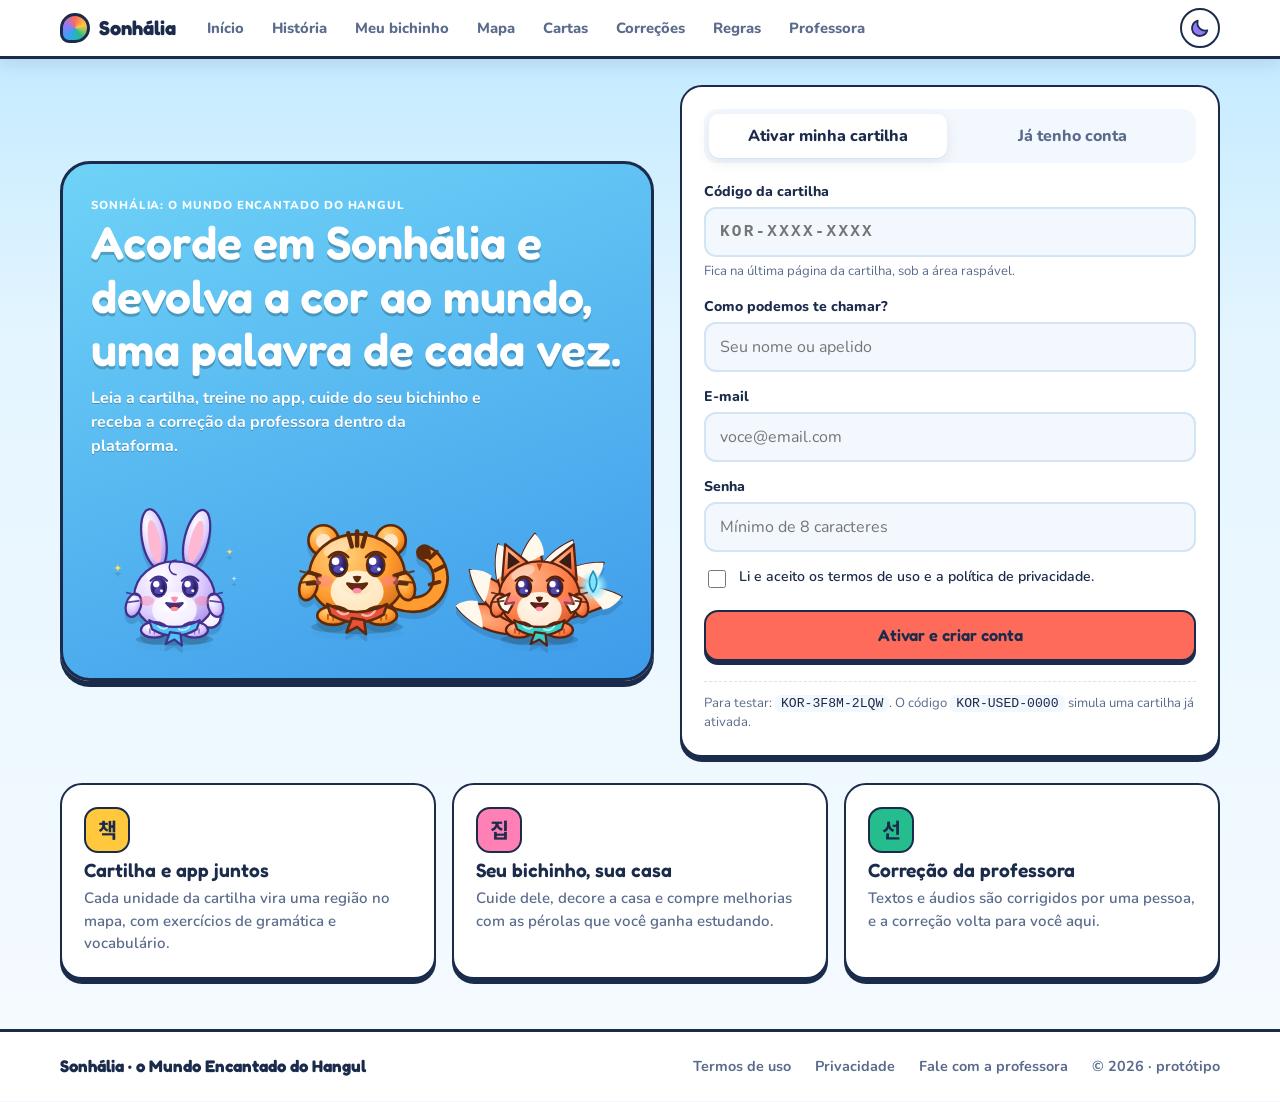
<file: index.html>
<!doctype html>
<html lang="pt-BR">
  <head>
    <meta charset="utf-8" />
    <meta name="viewport" content="width=device-width, initial-scale=1, viewport-fit=cover" />
    <title>Sonhália</title>
    <meta
      name="description"
      content="Sonhália: o Mundo Encantado do Hangul. Cartilha de coreano com app de aprendizado."
    />
    <link rel="preconnect" href="https://fonts.googleapis.com" />
    <link rel="preconnect" href="https://fonts.gstatic.com" crossorigin />
    <link
      href="https://fonts.googleapis.com/css2?family=Fredoka:wght@500;600;700&family=Nunito:wght@400;600;700;800&family=Noto+Sans+KR:wght@500;700&display=swap"
      rel="stylesheet"
    />
    <link rel="stylesheet" href="css/main.css" />
  </head>
  <body>
    <header class="site">
      <div class="hwrap">
        <button class="brand" data-go="home" type="button" aria-label="Início">
          <i></i>Sonhália
        </button>
        <nav aria-label="Principal">
          <button data-go="home" type="button">Início</button>
          <button data-go="story" type="button">História</button>
          <button data-go="pet" type="button">Meu bichinho</button>
          <button data-go="map" type="button">Mapa</button>
          <button data-go="cards" type="button">Cartas</button>
          <button data-go="corr" type="button">
            Correções<span class="dot" id="cbadge" hidden>0</span>
          </button>
          <button data-go="rules" type="button">Regras</button>
          <button data-go="tch" type="button">Professora</button>
        </nav>
        <div class="hr">
          <div class="coins" id="coinbox" title="Pérolas" hidden>
            <svg width="26" height="26" viewBox="-12 -12 24 24" aria-hidden="true">
              <circle r="10" fill="#fff" stroke="#1B2B4B" stroke-width="2.5" />
              <circle cx="-3" cy="-3" r="3" fill="#BFEAFF" /></svg
            ><span id="coins">0</span>
          </div>
          <button
            class="iconbtn"
            id="theme"
            type="button"
            aria-label="Alternar tema claro e escuro"
            title="Tema claro/escuro"
          ></button>
          <div class="avatar" id="av" hidden>J</div>
        </div>
      </div>
    </header>

    <main class="wrap">
      <!-- ============ INÍCIO ============ -->
      <section id="v-home" class="home">
        <div class="hero">
          <div class="hbig">
            <span class="tag" style="color: #fff">Sonhália: o Mundo Encantado do Hangul</span>
            <h1>Acorde em Sonhália e devolva a cor ao mundo, uma palavra de cada vez.</h1>
            <p>
              Leia a cartilha, treine no app, cuide do seu bichinho e receba a correção da
              professora dentro da plataforma.
            </p>
            <div class="hpets" id="hpets"></div>
          </div>
          <div class="card">
            <div class="mode" role="tablist" aria-label="Como entrar">
              <button type="button" role="tab" id="m-act" aria-selected="true">
                Ativar minha cartilha
              </button>
              <button type="button" role="tab" id="m-in" aria-selected="false">
                Já tenho conta
              </button>
            </div>
            <form id="f-act" novalidate>
              <div>
                <label for="code">Código da cartilha</label>
                <input
                  class="code"
                  id="code"
                  type="text"
                  autocomplete="off"
                  maxlength="13"
                  placeholder="KOR-XXXX-XXXX"
                  aria-describedby="code-h"
                />
                <p class="hint" id="code-h">
                  Fica na última página da cartilha, sob a área raspável.
                </p>
              </div>
              <div>
                <label for="nm">Como podemos te chamar?</label
                ><input
                  id="nm"
                  type="text"
                  autocomplete="given-name"
                  placeholder="Seu nome ou apelido"
                />
              </div>
              <div>
                <label for="em">E-mail</label
                ><input id="em" type="email" autocomplete="email" placeholder="voce@email.com" />
              </div>
              <div>
                <label for="pw">Senha</label
                ><input
                  id="pw"
                  type="password"
                  autocomplete="new-password"
                  placeholder="Mínimo de 8 caracteres"
                />
              </div>
              <label class="chk" for="tm"
                ><input type="checkbox" id="tm" /><span
                  >Li e aceito os termos de uso e a política de privacidade.</span
                ></label
              >
              <div class="msg" id="act-msg" role="alert"></div>
              <button class="btn" type="submit">Ativar e criar conta</button>
              <div class="demo">
                Para testar: <code>KOR-3F8M-2LQW</code>. O código <code>KOR-USED-0000</code> simula
                uma cartilha já ativada.
              </div>
            </form>
            <form id="f-in" novalidate hidden>
              <div>
                <label for="em2">E-mail</label
                ><input id="em2" type="email" autocomplete="email" placeholder="voce@email.com" />
              </div>
              <div>
                <label for="pw2">Senha</label
                ><input
                  id="pw2"
                  type="password"
                  autocomplete="current-password"
                  placeholder="Sua senha"
                />
              </div>
              <div class="msg" id="in-msg" role="alert"></div>
              <button class="btn" type="submit">Entrar</button>
              <button class="link" type="button" id="forgot" style="align-self: flex-start">
                Esqueci minha senha
              </button>
              <div class="demo">Protótipo: qualquer e-mail e senha entram direto.</div>
            </form>
          </div>
        </div>
        <div class="feats">
          <div class="card feat">
            <div class="fi" style="background: var(--sun)">책</div>
            <h3>Cartilha e app juntos</h3>
            <p>
              Cada unidade da cartilha vira uma região no mapa, com exercícios de gramática e
              vocabulário.
            </p>
          </div>
          <div class="card feat">
            <div class="fi" style="background: var(--pink)">집</div>
            <h3>Seu bichinho, sua casa</h3>
            <p>
              Cuide dele, decore a casa e compre melhorias com as pérolas que você ganha estudando.
            </p>
          </div>
          <div class="card feat">
            <div class="fi" style="background: var(--jade)">선</div>
            <h3>Correção da professora</h3>
            <p>Textos e áudios são corrigidos por uma pessoa, e a correção volta para você aqui.</p>
          </div>
        </div>
      </section>

      <!-- ============ CARTAS ============ -->
      <section id="v-cards" class="cardsv" hidden>
        <div class="crumbs">
          <h1>Cartas de palavras</h1>
          <span class="tag">Mapa de palavras, flashcards e material impresso</span>
        </div>
        <div class="ktabs" role="tablist" aria-label="Seções das cartas">
          <button role="tab" id="kt-map" aria-selected="true" type="button">
            Mapa de palavras
          </button>
          <button role="tab" id="kt-study" aria-selected="false" type="button">Flashcards</button>
          <button role="tab" id="kt-print" aria-selected="false" type="button">
            Material impresso
          </button>
        </div>

        <div id="kv-map" class="kgrid">
          <div id="k-list"></div>
          <aside class="kpanel" id="k-panel" aria-live="polite"></aside>
        </div>

        <div id="kv-study" hidden>
          <p class="sub2">
            Estude as palavras que você já coletou. Escolha uma unidade e, se quiser, um tema.
          </p>
          <div class="kscope">
            <div>
              <label for="ks-u">Unidade</label
              ><select id="ks-u"></select>
            </div>
            <div>
              <label for="ks-t">Tema</label
              ><select id="ks-t"></select>
            </div>
          </div>
          <div id="k-study"></div>
        </div>

        <div id="kv-print" hidden>
          <p class="sub2">
            Assim as cartas aparecem na cartilha. O número do canto é o mesmo do app: ao digitar, a
            carta abre no Mapa de palavras. As demais cartas seguem o mesmo modelo e entram conforme
            as ilustrações e frases forem produzidas.
          </p>
          <div class="kpgrid" id="k-pgrid"></div>
        </div>
      </section>

      <!-- ============ HISTÓRIA ============ -->
      <section id="v-story" class="story" hidden>
        <div class="scenebox" id="st-art"></div>
        <div class="card stcard">
          <span class="tag" id="st-n"></span>
          <h1 id="st-t"></h1>
          <p id="st-p"></p>
          <div class="stbar">
            <button class="btn small ghost" id="st-prev" type="button">Voltar</button>
            <div class="dots" id="st-dots" aria-hidden="true"></div>
            <button class="link" id="st-skip" type="button">Pular</button>
            <button class="btn" id="st-next" type="button">Continuar</button>
          </div>
        </div>
      </section>

      <!-- ============ ESCOLHER ============ -->
      <section id="v-pick" class="pick" hidden>
        <span class="tag">Cartilha ativada</span>
        <h1>Escolha o seu bichinho</h1>
        <p class="sub2">
          Ele vai estudar coreano com você, comer, morar numa casa e conversar em hangul.
        </p>
        <div class="pets" id="pets"></div>
        <div class="namebox">
          <label for="petname">Nome do bichinho</label
          ><input id="petname" type="text" maxlength="14" />
        </div>
        <button class="btn" id="adopt" type="button">Adotar</button>
      </section>

      <!-- ============ BICHINHO ============ -->
      <section id="v-pet" class="pet" hidden>
        <div>
          <div class="scene">
            <svg id="scene" viewBox="0 0 600 420" role="img" aria-label="Casa do bichinho"></svg>
            <div class="bubble" id="bubble" role="status"></div>
          </div>
          <div class="info">
            <div class="nm">
              <h2 id="pname"></h2>
              <span class="lvl" id="plvl"></span><span class="tag" id="pmood"></span>
            </div>
            <div class="stats" id="stats"></div>
            <div class="acts">
              <button class="btn small jade" id="a-sleep" type="button">Dormir</button>
              <button class="btn small alt" id="a-play" type="button">Ir estudar (mapa)</button>
              <button class="btn small sky" id="a-talk" type="button">Conversar</button>
            </div>
          </div>
        </div>
        <div class="side">
          <div class="stabs" role="tablist">
            <button role="tab" id="s-bag" aria-selected="true">Mochila</button>
            <button role="tab" id="s-shop" aria-selected="false">Loja</button>
          </div>
          <div class="shelf" id="shelf"></div>
        </div>
      </section>

      <!-- ============ MAPA ============ -->
      <section id="v-map" class="mapv" hidden>
        <div id="w-world">
          <div class="crumbs">
            <h1>O Mundo de Sonhália</h1>
            <span class="tag">Cada região é uma unidade da cartilha</span>
          </div>
          <div class="stage">
            <div>
              <div class="mapbox">
                <svg id="world" viewBox="0 0 1000 660" role="group" aria-label="Mapa-múndi"></svg>
              </div>
              <div class="legend">
                <span><i style="background: var(--jade)"></i>Aberta</span
                ><span><i style="background: var(--sun)"></i>Concluída</span
                ><span><i style="background: #9fb0bc"></i>Bloqueada</span
                ><span>Toque numa região para ver os detalhes.</span>
              </div>
            </div>
            <aside class="panel" id="wpanel" aria-live="polite"></aside>
          </div>
        </div>
        <div id="w-region" hidden>
          <div class="crumbs">
            <button class="btn small ghost" id="back" type="button">← Voltar ao mundo</button>
            <h1 id="rtitle"></h1>
            <span class="tag" id="rsub"></span>
          </div>
          <div class="mapbox">
            <svg id="rscene" viewBox="0 0 1000 640" role="group" aria-label="Mapa da região"></svg>
          </div>
          <div class="card act" id="act"></div>
        </div>
      </section>

      <!-- ============ CORREÇÕES ============ -->
      <section id="v-corr" class="corr" hidden>
        <span class="tag">Meus envios</span>
        <h1>Correções da professora</h1>
        <p class="sub2">
          Textos e áudios dos desafios chegam à professora por WhatsApp. A correção e os pontos
          voltam para cá.
        </p>
        <div class="sublist" id="sublist"></div>
      </section>

      <!-- ============ PROFESSORA ============ -->
      <section id="v-tch" class="tch" hidden>
        <span class="tag">Visão da professora (demonstração)</span>
        <h1>Envios para corrigir</h1>
        <div class="tchbar">
          <b>Como você veria</b
          ><span
            >Cada envio chega no seu WhatsApp com um link. Aqui você escreve a correção e dá os
            pontos, e o aluno vê na hora.</span
          >
        </div>
        <div class="sublist" id="tlist"></div>
      </section>

      <!-- ============ REGRAS ============ -->

      <section id="v-rules" class="rules" hidden></section>
    </main>

    <footer class="foot">
      <div class="fwrap">
        <b>Sonhália · o Mundo Encantado do Hangul</b><span>Termos de uso</span
        ><span>Privacidade</span><span>Fale com a professora</span><span>© 2026 · protótipo</span>
      </div>
    </footer>
    <div class="toast" id="toast" role="status"></div>

    <script type="module" src="js/main.js"></script>
  </body>
</html>
</file>
<file: css/main.css>
@import url('tokens.css');
@import url('base.css');
@import url('layout.css');
@import url('home.css');
@import url('pick.css');
@import url('pet.css');
@import url('map.css');
@import url('activities.css');
@import url('review.css');
@import url('story.css');
@import url('cards.css');
@import url('rules.css');
@import url('responsive.css');
</file>
